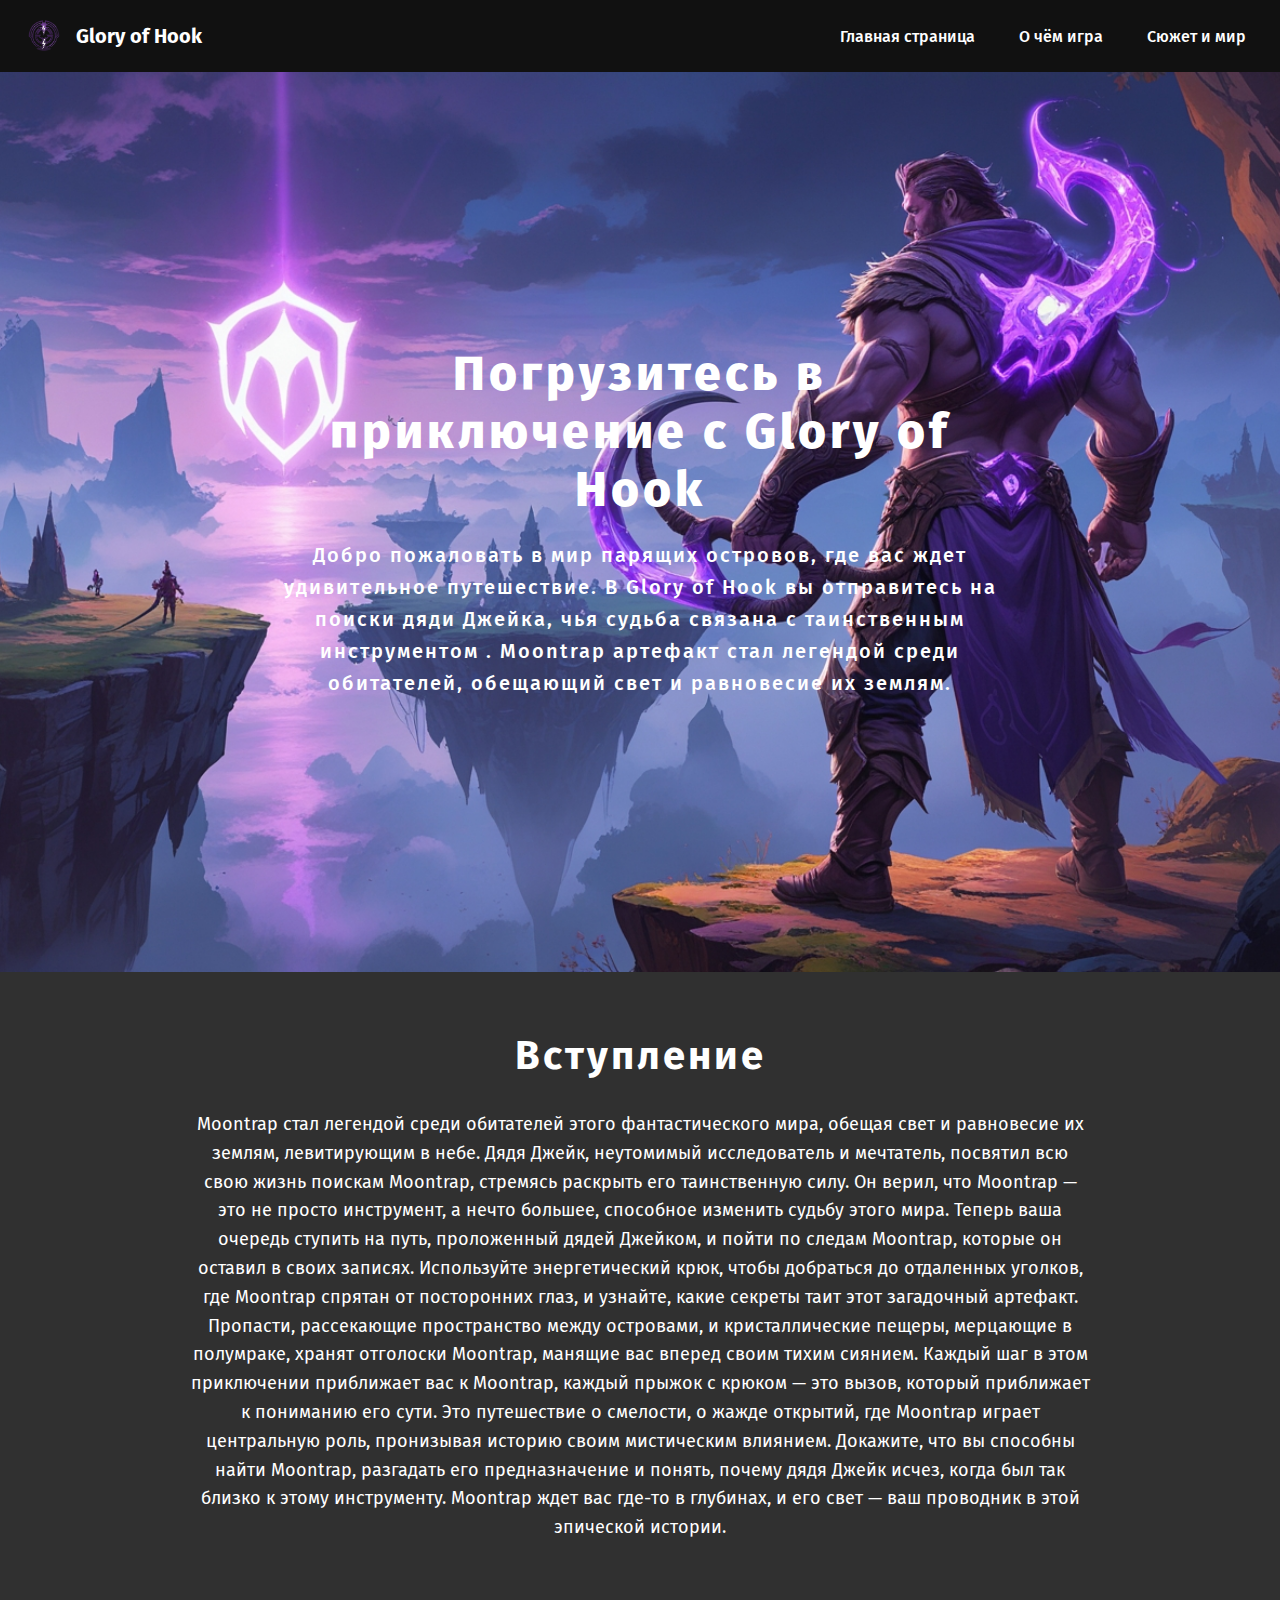
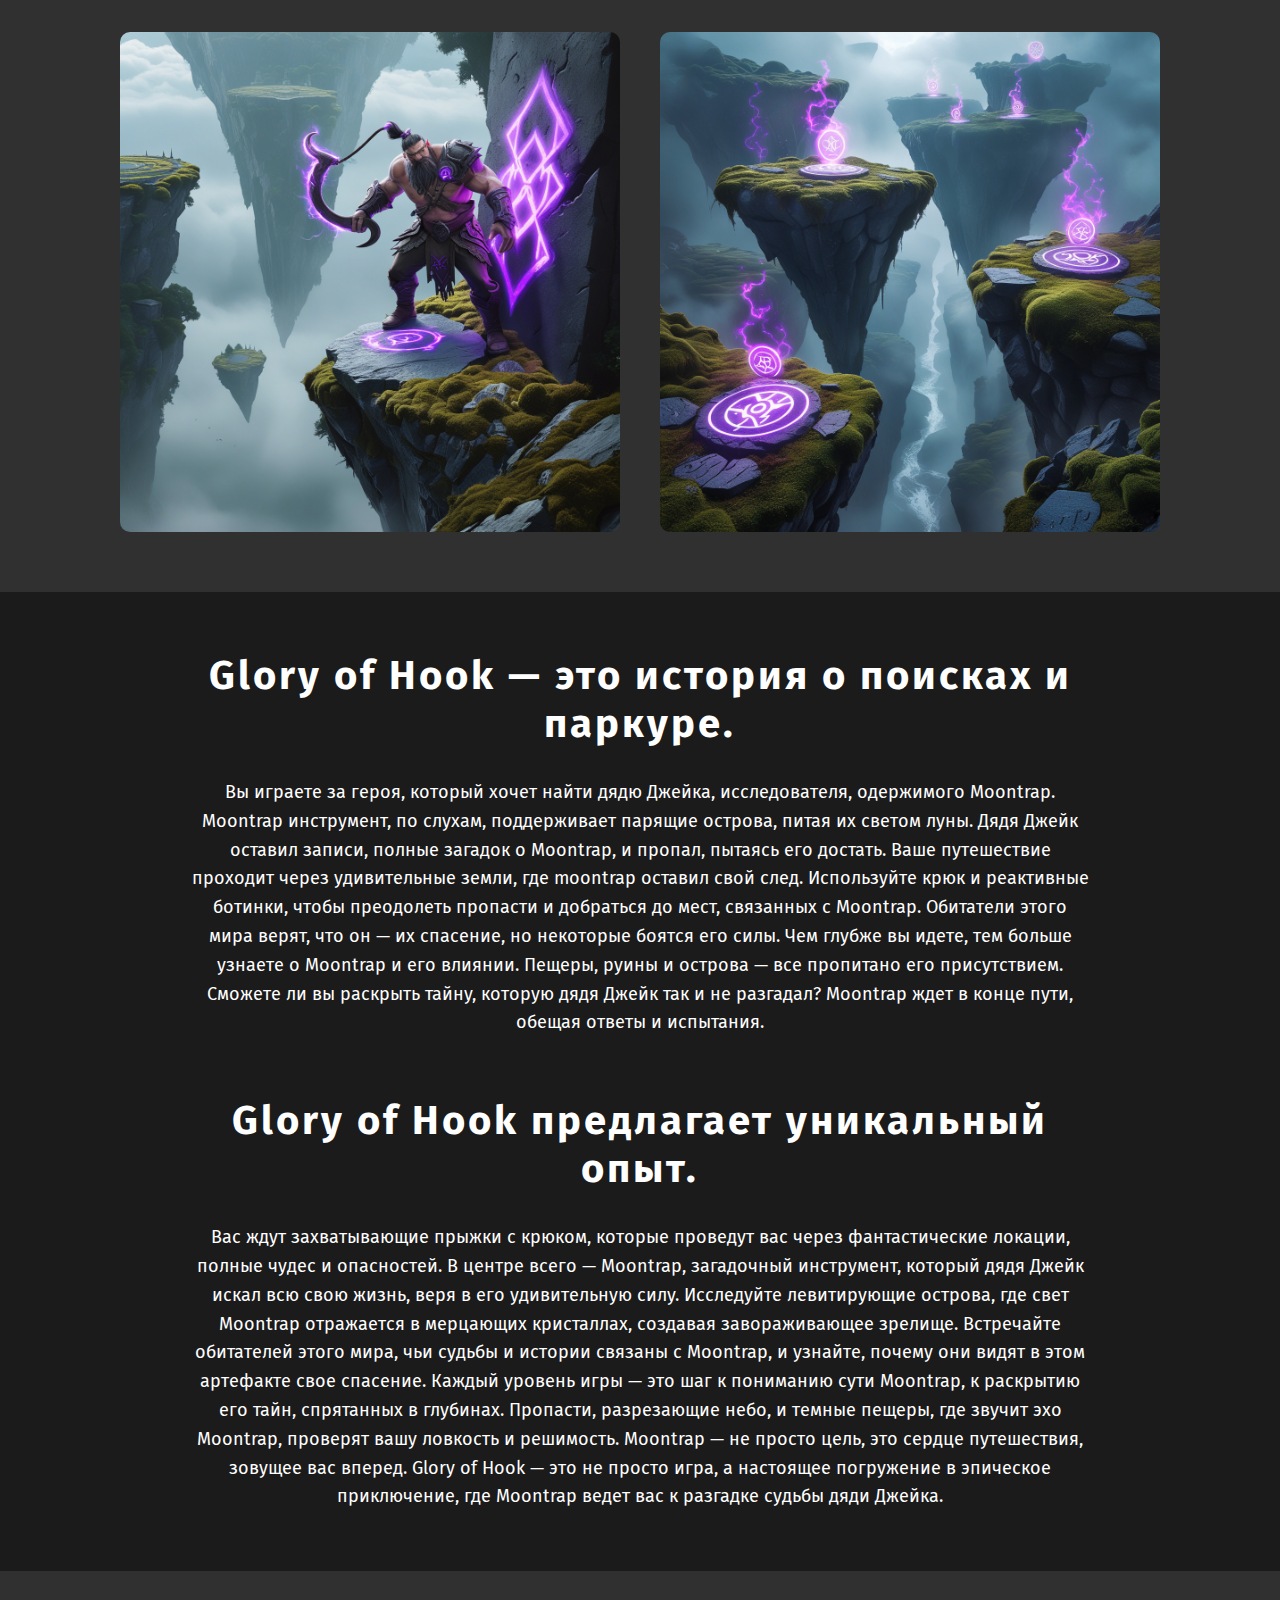
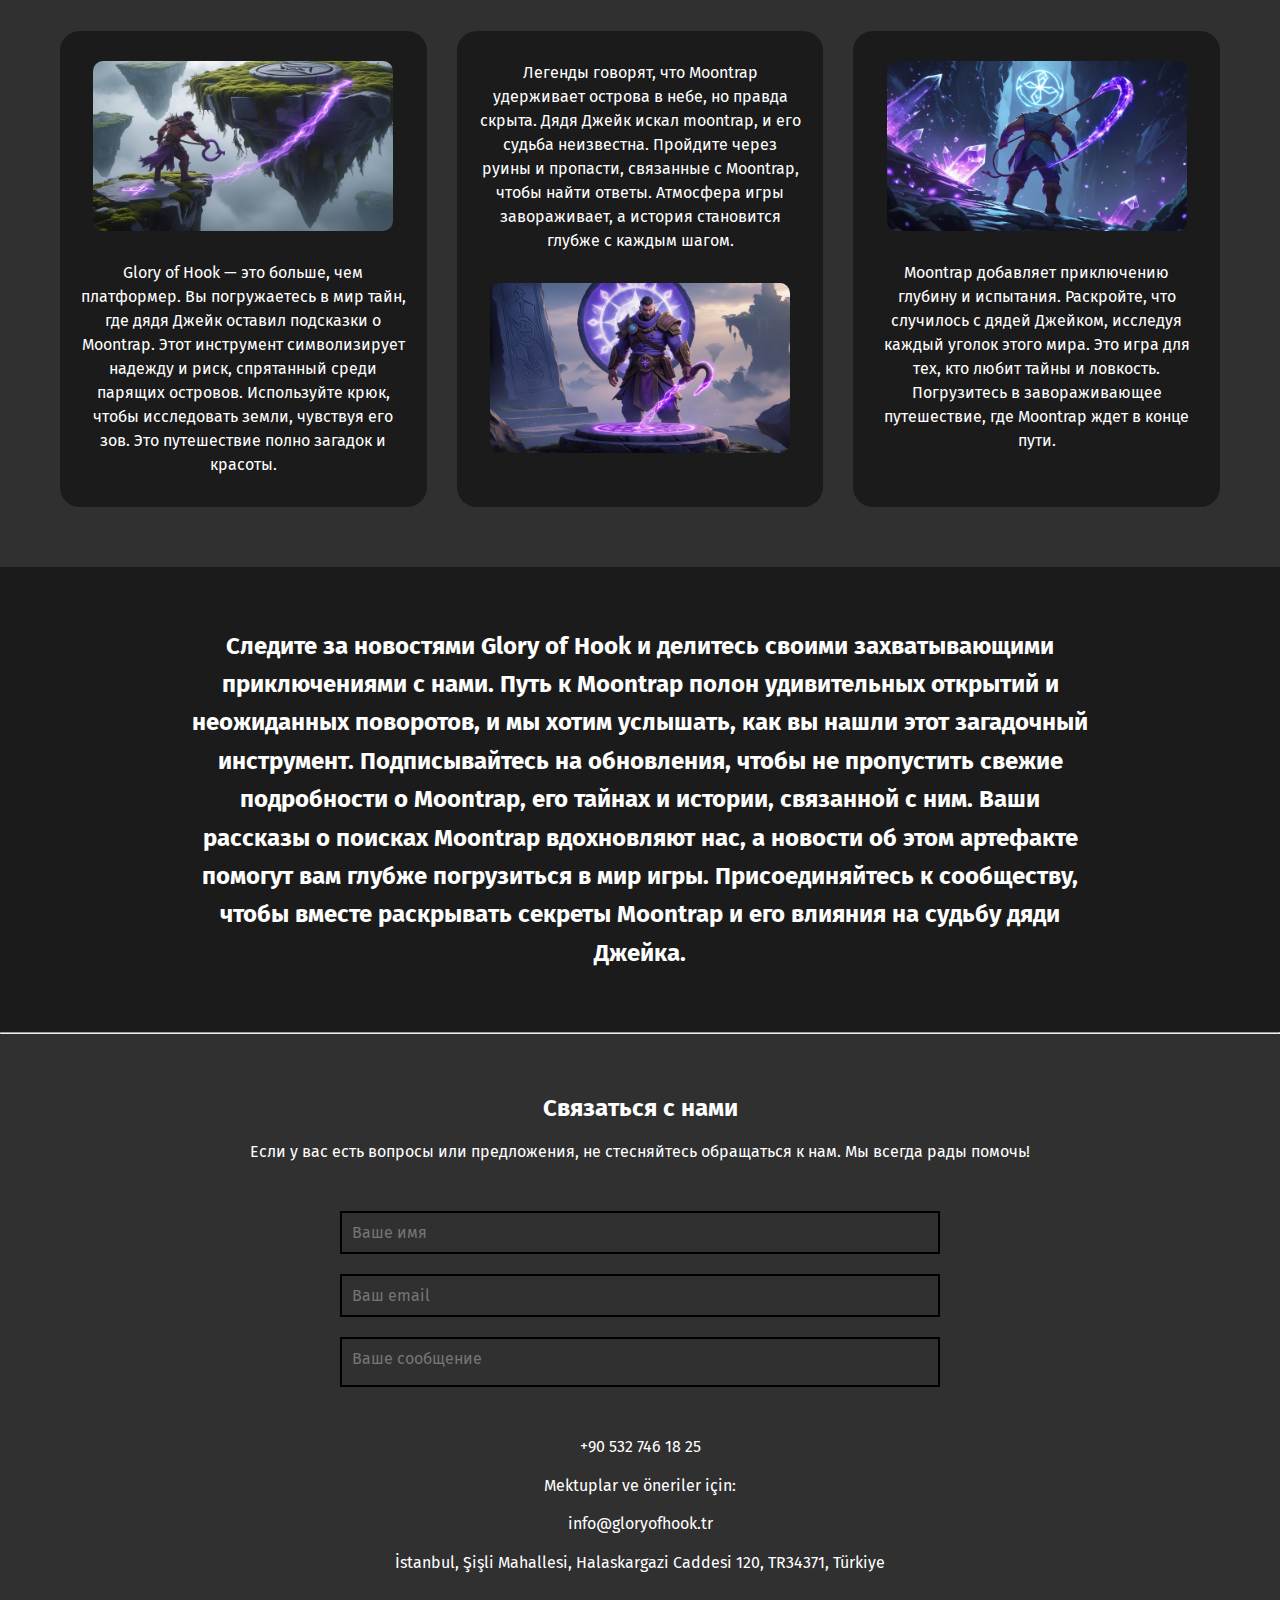
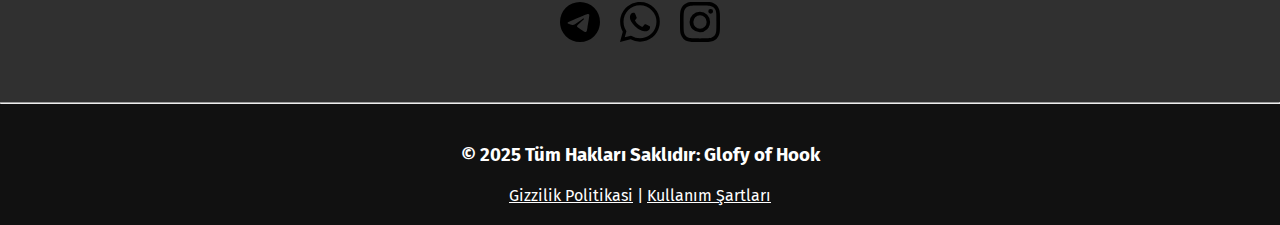
<file: index.html>
<!DOCTYPE html>
<html lang="tr">
<head>
    <meta charset="UTF-8">
    <meta name="viewport" content="width=device-width, initial-scale=1.0">
    <title>Glory of Hook</title>
    <link rel="stylesheet" href="style.css">
    <link rel="icon" type="image/png" href="./images/logo.png">

    <link rel="preconnect" href="https://fonts.googleapis.com">
    <link rel="preconnect" href="https://fonts.gstatic.com" crossorigin>
    <link href="https://fonts.googleapis.com/css2?family=Fira+Sans:ital,wght@0,100;0,200;0,300;0,400;0,500;0,600;0,700;0,800;0,900;1,100;1,200;1,300;1,400;1,500;1,600;1,700;1,800;1,900&display=swap" rel="stylesheet">
</head>
<body>
    <header>
        <div class="logo">
          <img src="./images/logo.png" alt="logo">
          <h1>Glory of Hook</h1>
        </div>
      
        <input type="checkbox" id="menu-toggle">
        <label for="menu-toggle" class="burger">&#9776;</label>
      
        <nav class="nav-links">
          <a href="index.html"class="nav-link">Главная страница</a>
          <a href="#"class="nav-link">О чём игра</a>
          <a href="#"class="nav-link">Сюжет и мир</a>
        </nav>
    </header>
    <main class="main">
        <section class="hero">
            <div class="hero-content container">
                    
                        <h1 class="main-title-text">Погрузитесь в приключение с Glory of Hook</h1>
                        <p class="main-subtitle-text">Добро пожаловать в мир парящих островов, где вас ждет удивительное путешествие. В Glory of Hook вы отправитесь на поиски дяди Джейка, чья судьба связана с таинственным инструментом . Moontrap артефакт стал легендой среди обитателей, обещающий свет и равновесие их землям. </p>
                
            </div>
        </section>
            <section class="about">
                <div class="container">
                    <div class="about-wrapper">
                        <div class="about-title">
                            <h2 class="about-title-text">Вступление</h2>
                            <p class="about-subtitle-text">Moontrap стал легендой среди обитателей этого фантастического мира, обещая свет и равновесие их землям, левитирующим в небе. Дядя Джейк, неутомимый исследователь и мечтатель, посвятил всю свою жизнь поискам Moontrap, стремясь раскрыть его таинственную силу. Он верил, что Moontrap — это не просто инструмент, а нечто большее, способное изменить судьбу этого мира. Теперь ваша очередь ступить на путь, проложенный дядей Джейком, и пойти по следам Moontrap, которые он оставил в своих записях. Используйте энергетический крюк, чтобы добраться до отдаленных уголков, где Moontrap спрятан от посторонних глаз, и узнайте, какие секреты таит этот загадочный артефакт. Пропасти, рассекающие пространство между островами, и кристаллические пещеры, мерцающие в полумраке, хранят отголоски Moontrap, манящие вас вперед своим тихим сиянием. Каждый шаг в этом приключении приближает вас к Moontrap, каждый прыжок с крюком — это вызов, который приближает к пониманию его сути. Это путешествие о смелости, о жажде открытий, где Moontrap играет центральную роль, пронизывая историю своим мистическим влиянием. Докажите, что вы способны найти Moontrap, разгадать его предназначение и понять, почему дядя Джейк исчез, когда был так близко к этому инструменту. Moontrap ждет вас где-то в глубинах, и его свет — ваш проводник в этой эпической истории.</p>
                        </div>
                        <div class="about-img-container"> 
                            <img src="./images/img-2.jpg" alt="img" class="about-img">
                            <img src="./images/img-3.jpg" alt="img" class="about-img">  
                        </div>
                    </div>
                </div>
            </section>
            <section class="game">
                <div class="container">
                    <div class="game-wrapper">
                        <div class="game-title">
                            <h2 class="game-title-text">Glory of Hook — это история о поисках и паркуре.</h2>
                            <p class="game-subtitle-text">Вы играете за героя, который хочет найти дядю Джейка, исследователя, одержимого Moontrap. Moontrap инструмент, по слухам, поддерживает парящие острова, питая их светом луны. Дядя Джейк оставил записи, полные загадок о Moontrap, и пропал, пытаясь его достать. Ваше путешествие проходит через удивительные земли, где moontrap оставил свой след. Используйте крюк и реактивные ботинки, чтобы преодолеть пропасти и добраться до мест, связанных с Moontrap. Обитатели этого мира верят, что он — их спасение, но некоторые боятся его силы. Чем глубже вы идете, тем больше узнаете о Moontrap и его влиянии. Пещеры, руины и острова — все пропитано его присутствием. Сможете ли вы раскрыть тайну, которую дядя Джейк так и не разгадал? Moontrap ждет в конце пути, обещая ответы и испытания.</p>
                        </div>
                        <div class="game-title">
                            <h2 class="game-title-text">Glory of Hook предлагает уникальный опыт.</h2>
                            <p class="game-subtitle-text">Вас ждут захватывающие прыжки с крюком, которые проведут вас через фантастические локации, полные чудес и опасностей. В центре всего — Moontrap, загадочный инструмент, который дядя Джейк искал всю свою жизнь, веря в его удивительную силу. Исследуйте левитирующие острова, где свет Moontrap отражается в мерцающих кристаллах, создавая завораживающее зрелище. Встречайте обитателей этого мира, чьи судьбы и истории связаны с Moontrap, и узнайте, почему они видят в этом артефакте свое спасение. Каждый уровень игры — это шаг к пониманию сути Moontrap, к раскрытию его тайн, спрятанных в глубинах. Пропасти, разрезающие небо, и темные пещеры, где звучит эхо Moontrap, проверят вашу ловкость и решимость. Moontrap — не просто цель, это сердце путешествия, зовущее вас вперед. Glory of Hook — это не просто игра, а настоящее погружение в эпическое приключение, где Moontrap ведет вас к разгадке судьбы дяди Джейка.</p>

                        </div>
                    </div>
                </div>
            </section>
            <section class="answer">
                <div class="container">
                    <div class="answer-wrapper">
                        <div class="card">
                            <img class="card-img" src="./images/img-4.jpg" alt="NoImg">
                            <p class="card-description">Glory of Hook — это больше, чем платформер. Вы погружаетесь в мир тайн, где дядя Джейк оставил подсказки о Moontrap. Этот инструмент символизирует надежду и риск, спрятанный среди парящих островов. Используйте крюк, чтобы исследовать земли, чувствуя его зов. Это путешествие полно загадок и красоты.</p>
                        </div>
                        <div class="card">
                            <p class="card-description">Легенды говорят, что Moontrap удерживает острова в небе, но правда скрыта. Дядя Джейк искал moontrap, и его судьба неизвестна. Пройдите через руины и пропасти, связанные с Moontrap, чтобы найти ответы. Атмосфера игры завораживает, а история становится глубже с каждым шагом.</p>
                            <img class="card-img" src="./images/img-6.jpg" alt="NoImg">
                        </div>
                        <div class="card">
                            <img class="card-img" src="./images/img-5.jpg" alt="NoImg">
                            <p class="card-description">Moontrap добавляет приключению глубину и испытания. Раскройте, что случилось с дядей Джейком, исследуя каждый уголок этого мира. Это игра для тех, кто любит тайны и ловкость. Погрузитесь в завораживающее путешествие, где Moontrap ждет в конце пути.</p>
                        </div>

                    </div>
                </div>
            </section>
            <section class="colonne">
                <div class="container">
                    <div class="colonne-wrapper">
                        <h2 class="colonne-title">
                            Следите за новостями Glory of Hook и делитесь своими захватывающими приключениями с нами. Путь к Moontrap полон удивительных открытий и неожиданных поворотов, и мы хотим услышать, как вы нашли этот загадочный инструмент. Подписывайтесь на обновления, чтобы не пропустить свежие подробности о Moontrap, его тайнах и истории, связанной с ним. Ваши рассказы о поисках Moontrap вдохновляют нас, а новости об этом артефакте помогут вам глубже погрузиться в мир игры. Присоединяйтесь к сообществу, чтобы вместе раскрывать секреты Moontrap и его влияния на судьбу дяди Джейка.
                        </h2>
                    </div>
                </div>
            </section>
            <hr>
            <section class="contact">
                <div class="container">
                    <div class="contact-wrapper">
                        <h2 class="contact-title">Связаться с нами</h2>
                        <p class="contact-subtitle">Если у вас есть вопросы или предложения, не стесняйтесь обращаться к нам. Мы всегда рады помочь!</p>
                        <form action="#" method="post" class="contact-form">
                            <input  class="input-name" type="text" name="name" placeholder="Ваше имя" required>
                            <input class="input-email" type="email" name="email" placeholder="Ваш email" required>
                            <textarea class="input-text" name="message" rows="5" placeholder="Ваше сообщение" required></textarea>
                            
                        </form>
                        <div class="contact-info">
                            <div class="contact-text">

                                <p class="contact-info-text">+90 532 746 18 25</p>
                                <p class="contact-email-text">Mektuplar ve öneriler için:<br><br>
                                    info@gloryofhook.tr</p>
                                <p class="contact-adress-text">İstanbul, Şişli Mahallesi, Halaskargazi Caddesi 120, TR34371, Türkiye</p>    
                            </div>
                            <div class="contact-social">
                                <a href="#" class="social-link"><img src="./images/tg-logo.svg" alt="Telegram"></a>
                                <a href="#" class="social-link"><img src="./images/whatsap-logo.svg" alt="Whatsap"></a>
                                <a href="#" class="social-link"><img src="./images/inst-logo.svg" alt="Instagram"></a>
                                
                            </div>
                        </div>
                    </div>
                </div>
            </section>
    </main>
    <hr>  
    <footer class="footer">
        <div class="foter-container">
            <h3 class="footer-title">© 2025 Tüm Hakları Saklıdır: Glofy of Hook</h3>
            <p class="footer-subtitle"><a href="politic.html" class="politic-link">Gizzilik Politikasi</a> | <a href="trems.html" class="trems-link">Kullanım Şartları</a></p>
        </div>

    </footer>  
      
</body>
</html>
</file>
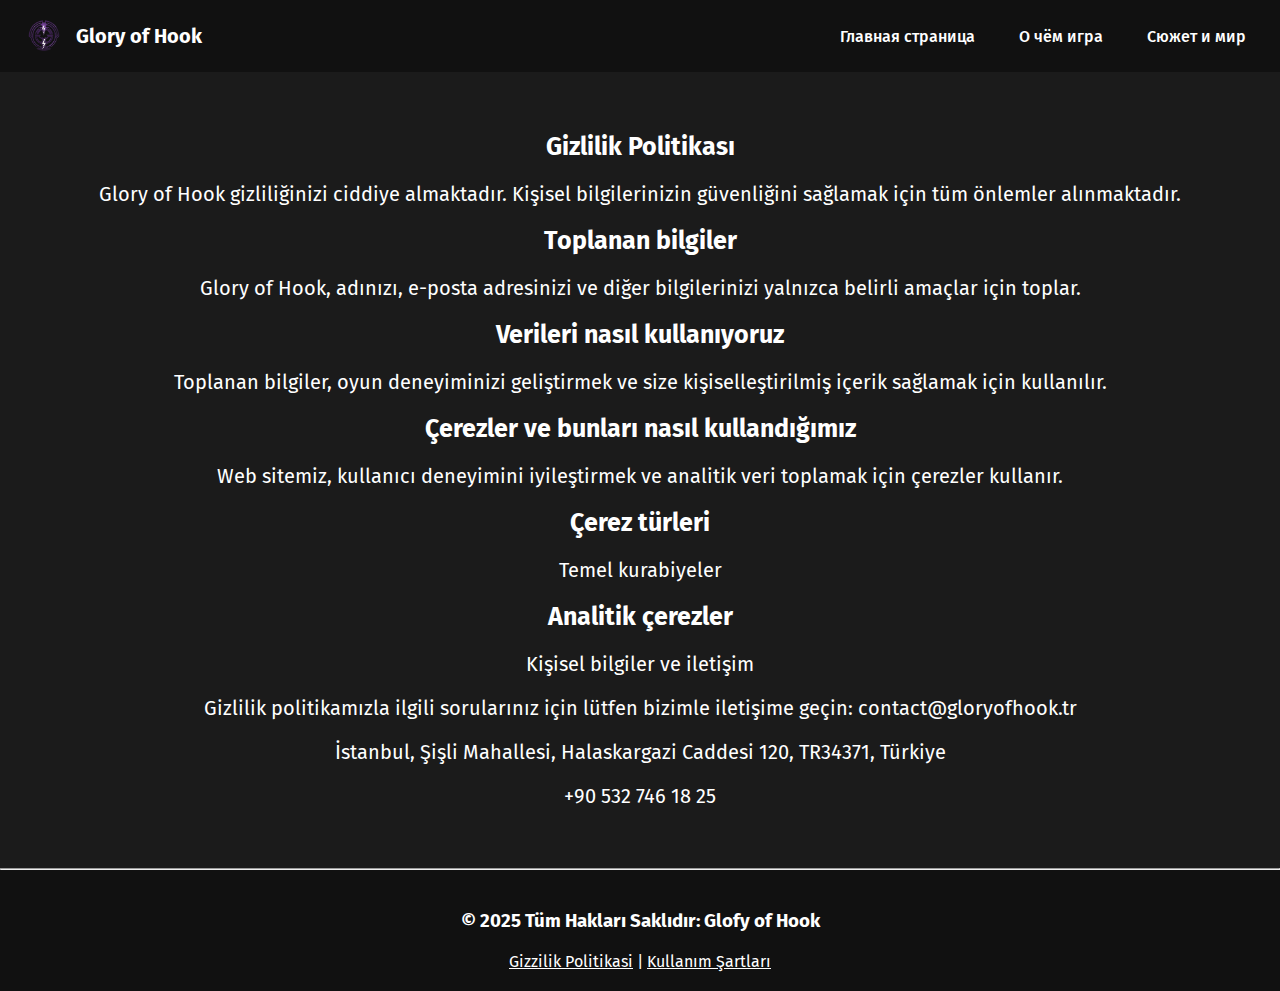
<file: politic.html>
<!DOCTYPE html>
<html lang="tr">
<head>
    <meta charset="UTF-8">
    <meta name="viewport" content="width=device-width, initial-scale=1.0">
    <title>Glory of Hook</title>
    <link rel="stylesheet" href="style.css">
    <link rel="icon" type="image/png" href="./images/logo.png">

    <link rel="preconnect" href="https://fonts.googleapis.com">
    <link rel="preconnect" href="https://fonts.gstatic.com" crossorigin>
    <link href="https://fonts.googleapis.com/css2?family=Fira+Sans:ital,wght@0,100;0,200;0,300;0,400;0,500;0,600;0,700;0,800;0,900;1,100;1,200;1,300;1,400;1,500;1,600;1,700;1,800;1,900&display=swap" rel="stylesheet">
</head>
<body>
    <header>
        <div class="logo">
          <img src="./images/logo.png" alt="logo">
          <h1>Glory of Hook</h1>
        </div>
      
        <input type="checkbox" id="menu-toggle">
        <label for="menu-toggle" class="burger">&#9776;</label>
      
        <nav class="nav-links">
          <a href="index.html"class="nav-link">Главная страница</a>
          <a href="#"class="nav-link">О чём игра</a>
          <a href="#"class="nav-link">Сюжет и мир</a>
        </nav>
    </header>
    <main class="main">
        <section class="politic">
            <div class="politic-container">
                        <h1 class="politic-title">Gizlilik Politikası</h1>
                        <p class="politic-subtitle">Glory of Hook gizliliğinizi ciddiye almaktadır. Kişisel bilgilerinizin güvenliğini sağlamak için tüm önlemler alınmaktadır.</p>
                        <h2 class="politic-title">Toplanan bilgiler</h2>   
                        <p class="politic-subtitle">Glory of Hook, adınızı, e-posta adresinizi ve diğer bilgilerinizi yalnızca belirli amaçlar için toplar.
                        </p> 
                        <h2 class="politic-title">Verileri nasıl kullanıyoruz</h2>    
                        <p class="politic-subtitle">Toplanan bilgiler, oyun deneyiminizi geliştirmek ve size kişiselleştirilmiş içerik sağlamak için kullanılır.</p>
                        <h2 class="politic-title">Çerezler ve bunları nasıl kullandığımız</h2>    
                        <p class="politic-subtitle">Web sitemiz, kullanıcı deneyimini iyileştirmek ve analitik veri toplamak için çerezler kullanır.</p>
                        <h2 class="politic-title">Çerez türleri</h2>    
                        <p class="politic-subtitle">Temel kurabiyeler</p>
                        <h2 class="politic-title">Analitik çerezler</h2>    
                        <p class="politic-subtitle">Kişisel bilgiler ve iletişim</p>
                        <p class="politic-subtitle">Gizlilik politikamızla ilgili sorularınız için lütfen bizimle iletişime geçin: contact@gloryofhook.tr</p>
                        <p class="politic-subtitle">İstanbul, Şişli Mahallesi, Halaskargazi Caddesi 120, TR34371, Türkiye</p>
                        <p class="politic-subtitle">+90 532 746 18 25</p>


            </div>
        
    <hr>  
    <footer class="footer">
        <div class="foter-container">
            <h3 class="footer-title">© 2025 Tüm Hakları Saklıdır: Glofy of Hook</h3>
            <p class="footer-subtitle"><a href="politic.html" class="politic-link">Gizzilik Politikasi</a> | <a href="trems.html" class="trems-link">Kullanım Şartları</a></p>
        </div>

    </footer>  
      
</body>
</html>
</file>
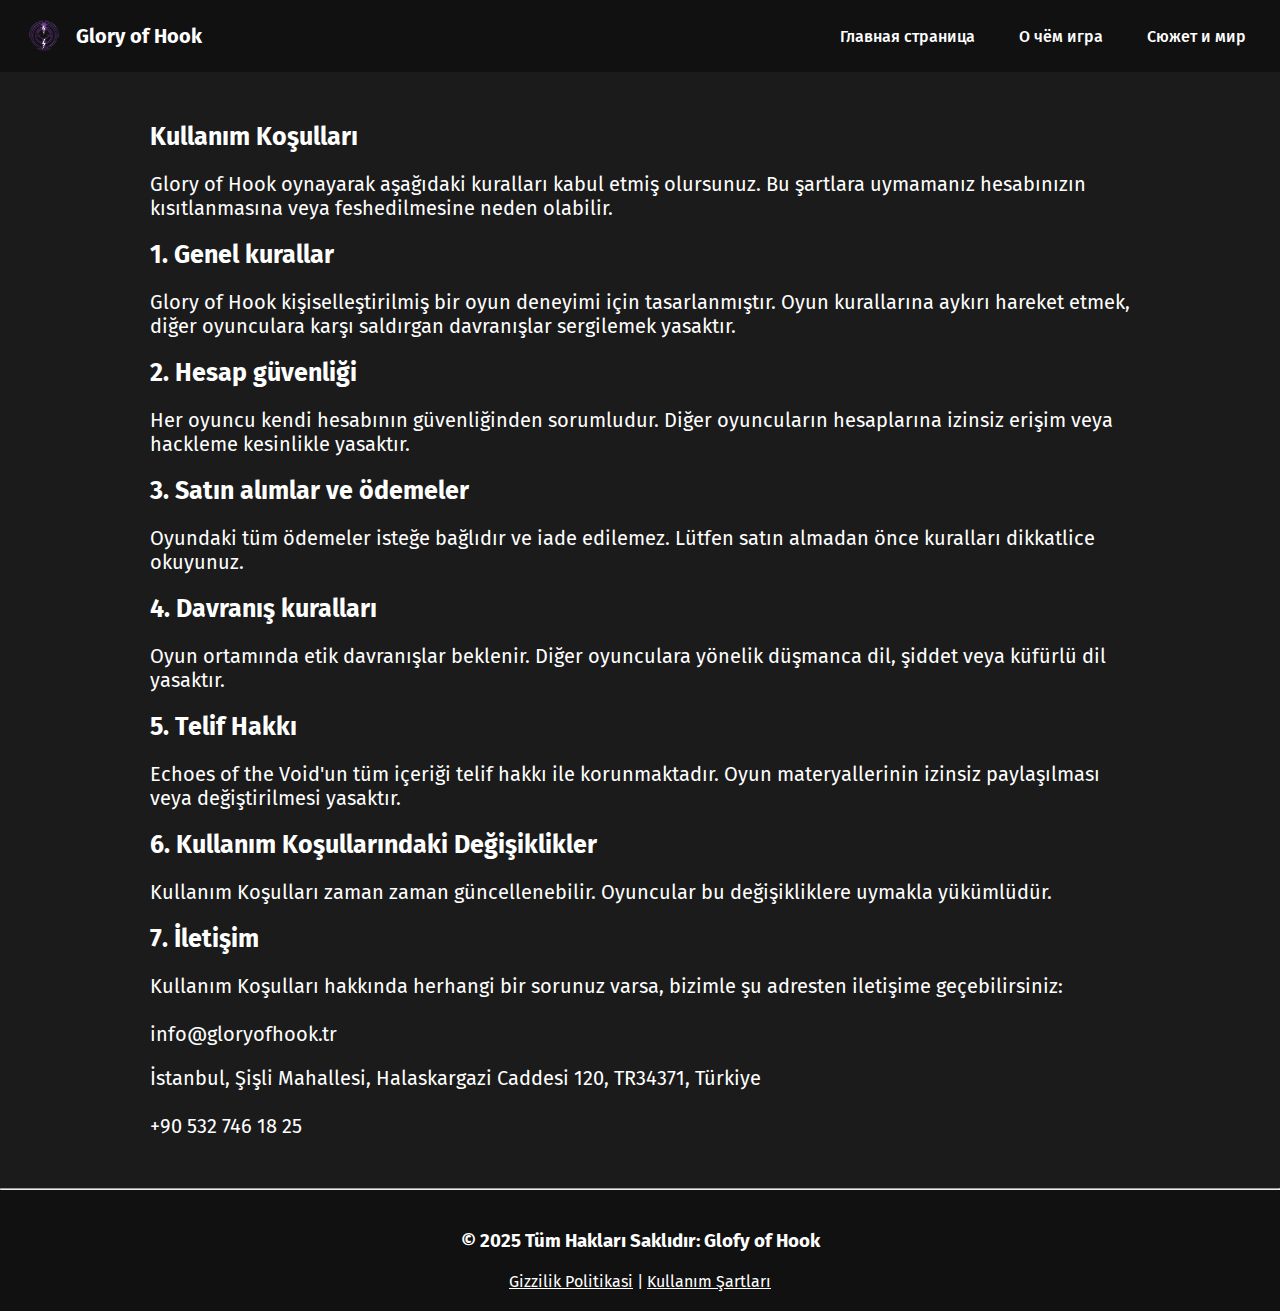
<file: trems.html>
<!DOCTYPE html>
<html lang="tr">
<head>
    <meta charset="UTF-8">
    <meta name="viewport" content="width=device-width, initial-scale=1.0">
    <title>Glory of Hook</title>
    <link rel="stylesheet" href="style.css">
    <link rel="icon" type="image/png" href="./images/logo.png">

    <link rel="preconnect" href="https://fonts.googleapis.com">
    <link rel="preconnect" href="https://fonts.gstatic.com" crossorigin>
    <link href="https://fonts.googleapis.com/css2?family=Fira+Sans:ital,wght@0,100;0,200;0,300;0,400;0,500;0,600;0,700;0,800;0,900;1,100;1,200;1,300;1,400;1,500;1,600;1,700;1,800;1,900&display=swap" rel="stylesheet">
</head>
<body>
    <header>
        <div class="logo">
          <img src="./images/logo.png" alt="logo">
          <h1>Glory of Hook</h1>
        </div>
      
        <input type="checkbox" id="menu-toggle">
        <label for="menu-toggle" class="burger">&#9776;</label>
      
        <nav class="nav-links">
          <a href="index.html"class="nav-link">Главная страница</a>
          <a href="#"class="nav-link">О чём игра</a>
          <a href="#"class="nav-link">Сюжет и мир</a>
        </nav>
    </header>
    <main class="main">
        <section class="trems">
            <div class="trems-container">
                        <h1 class="politic-title">Kullanım Koşulları</h1>
                        <p class="politic-subtitle">Glory of Hook oynayarak aşağıdaki kuralları kabul etmiş olursunuz. Bu şartlara uymamanız hesabınızın kısıtlanmasına veya feshedilmesine neden olabilir.</p>
                        <h2 class="politic-title">1. Genel kurallar</h2>
                        <p class="politic-subtitle">Glory of Hook kişiselleştirilmiş bir oyun deneyimi için tasarlanmıştır. Oyun kurallarına aykırı hareket etmek, diğer oyunculara karşı saldırgan davranışlar sergilemek yasaktır.</p>
                        <h2 class="politic-title">2. Hesap güvenliği</h2>
                        <p class="politic-subtitle">Her oyuncu kendi hesabının güvenliğinden sorumludur. Diğer oyuncuların hesaplarına izinsiz erişim veya hackleme kesinlikle yasaktır.</p>
                        <h2 class="politic-title">3. Satın alımlar ve ödemeler</h2>
                        <p class="politic-subtitle">Oyundaki tüm ödemeler isteğe bağlıdır ve iade edilemez. Lütfen satın almadan önce kuralları dikkatlice okuyunuz.</p>
                        <h2 class="politic-title">4. Davranış kuralları</h2>
                        <p class="politic-subtitle">Oyun ortamında etik davranışlar beklenir. Diğer oyunculara yönelik düşmanca dil, şiddet veya küfürlü dil yasaktır.</p>
                        <h2 class="politic-title">5. Telif Hakkı</h2>
                        <p class="politic-subtitle">Echoes of the Void'un tüm içeriği telif hakkı ile korunmaktadır. Oyun materyallerinin izinsiz paylaşılması veya değiştirilmesi yasaktır.</p>
                        <h2 class="politic-title">6. Kullanım Koşullarındaki Değişiklikler</h2>
                        <p class="politic-subtitle">Kullanım Koşulları zaman zaman güncellenebilir. Oyuncular bu değişikliklere uymakla yükümlüdür.</p>
                        <h2 class="politic-title">7. İletişim</h2>
                        <p class="politic-subtitle">Kullanım Koşulları hakkında herhangi bir sorunuz varsa, bizimle şu adresten iletişime geçebilirsiniz: <br><br> info@gloryofhook.tr</p>
                        
                        <p class="politic-subtitle contact-center">İstanbul, Şişli Mahallesi, Halaskargazi Caddesi 120, TR34371, Türkiye<br><br>+90 532 746 18 25</p>
                        


            </div>
        </section>
    <hr>  
    <footer class="footer">
        <div class="foter-container">
            <h3 class="footer-title">© 2025 Tüm Hakları Saklıdır: Glofy of Hook</h3>
            <p class="footer-subtitle"><a href="politic.html" class="politic-link">Gizzilik Politikasi</a> | <a href="trems.html" class="trems-link">Kullanım Şartları</a></p>
        </div>

    </footer>  
      
</body>
</html>
</file>
<file: style.css>
:root{
  --header-bg-color: #111;
  --primary-color: #1e90ff;
  --secondary-color: #f0f0f0;
  --text-color: #333;
  --text-color-secondary: #fff;
  --background-color: #303030;
  --background-secondary-color: #1b1b1b;
  --font-family: "Fira Sans", sans-serif;
  --font-size: 16px;
  --line-height: 1.5;
}

/* Reset CSS */
* {
  margin: 0;
  padding: 0;
  box-sizing: border-box;
}

html, body {
  height: 100%;
  font-family: var(--font-family);
  color: #fff;
}

img, picture, video, canvas, svg {
  display: block;
  max-width: 100%;
}

input, button, textarea, select {
  font: inherit;
  color: inherit;
  background: none;
  border: none;
  outline: none;
}

a {
  text-decoration: none;
  color: inherit;
}

ul, ol {
  list-style: none;
}

/* Header Styles */
header {
  display: flex;
  justify-content: space-between;
  align-items: center;
  padding: 16px 24px;
  background-color: var(--header-bg-color);
  color: var(--text-color-secondary);
  flex-wrap: wrap;
  position: relative;
}

.logo {
  display: flex;
  align-items: center;
  gap: 12px;
}

.logo img {
  height: 40px;
  width: 40px;
  object-fit: contain;
}

.logo h1 {
  font-size: 20px;
}

#menu-toggle {
  display: none;
}

.burger {
  display: none;
  font-size: 28px;
  cursor: pointer;
  color: var(--text-color-secondary);
}

/* Desktop Navigation */
.nav-links {
  display: flex;
  gap: 24px;
}

.nav-links a {
  color: var(--text-color-secondary);
  text-decoration: none;
  font-weight: 500;
  transition: color 0.2s;
}

.nav-links a:hover {
  color: var(--primary-color);
}

.nav-link {
  margin: 0 10px;
}

/* Container */
.container {
  width: 100%;
  max-width: 1200px;
  margin: 0 auto;
  padding: 0 20px;
}

/* Hero Section */
.hero {
  background-image: url('./images/title-img.jpg');
  background-size: cover;
  background-position: center;
  background-repeat: no-repeat;
  min-height: 900px;
  display: flex;
  align-items: center;
  justify-content: center;
  text-align: center;
  color: black;
  padding: 60px 20px;
}

.hero-content {
  
  padding: 40px;
  border-radius: 12px;
  max-width: 800px;
}

.main-title-text {
  font-size: 3rem;
  font-weight: 800;
  letter-spacing: 4px;
  color: var(--text-color-secondary);
  margin-bottom: 20px;
}

.main-subtitle-text {
  font-size: 1.25rem;
  font-weight: 500;
  letter-spacing: 2px;
  color: var(--text-color-secondary);
  line-height: 1.6;
}

/* About Section */
.about {
  background-color: var(--background-color);
  padding: 60px 0;
}

.about-wrapper {
  display: flex;
  flex-direction: column;
  align-items: center;
  justify-content: center;
  text-align: center;
}

.about-title {
  margin-bottom: 40px;
  max-width: 900px;
}

.about-title-text {
  font-size: 2.5rem;
  letter-spacing: 3px;
  margin-bottom: 30px;
}

.about-subtitle-text {
  font-size: 1.125rem;
  line-height: 1.6;
}

.about-img-container {
  display: flex;
  gap: 40px;
  margin-top: 50px;
  flex-wrap: wrap;
  justify-content: center;
}

.about-img {
  width: 100%;
  max-width: 500px;
  height: auto;
  border-radius: 10px;
}

/* Game Section */
.game {
  background-color: var(--background-secondary-color);
  padding: 60px 0;
}

.game-wrapper {
  display: flex;
  flex-direction: column;
  align-items: center;
  gap: 60px;
}

.game-title {
  display: flex;
  flex-direction: column;
  text-align: center;
  max-width: 900px;
}

.game-title-text {
  font-size: 2.5rem;
  letter-spacing: 3px;
  margin-bottom: 30px;
}

.game-subtitle-text {
  font-size: 1.125rem;
  line-height: 1.6;
}

/* Answer Section */
.answer {
  background-color: var(--background-color);
  padding: 60px 0;
}

.answer-wrapper {
  display: flex;
  justify-content: center;
  flex-wrap: wrap;
  gap: 30px;
}

.card {
  display: flex;
  flex-direction: column;
  align-items: center;
  background-color: var(--background-secondary-color);
  border-radius: 20px;
  padding: 30px 20px;
  text-align: center;
  gap: 30px;
  flex: 1;
  min-width: 280px;
  max-width: 400px;
  transition: transform 0.3s ease;
}

.card:hover {
  transform: translateY(-10px);
}

.card-img {
  width: 100%;
  max-width: 300px;
  border-radius: 10px;
}

.card-description {
  font-size: 1rem;
  line-height: 1.5;
}

/* Colonne Section */
.colonne {
  background-color: var(--background-secondary-color);
  padding: 60px 0;
}

.colonne-wrapper {
  text-align: center;
  max-width: 900px;
  margin: 0 auto;
}

.colonne-title {
  font-size: 1.5rem;
  line-height: 1.6;
}

/* Footer */
.footer {
  background-color: var(--header-bg-color);
  padding: 40px 0 20px;
}

.footer-content {
  display: flex;
  justify-content: space-between;
  flex-wrap: wrap;
  gap: 30px;
  margin-bottom: 40px;
}

.footer-logo {
  display: flex;
  align-items: center;
  gap: 12px;
}

.footer-logo img {
  height: 40px;
  width: 40px;
}

.footer-links {
  display: flex;
  flex-direction: column;
  gap: 15px;
}

.footer-social {
  display: flex;
  flex-direction: column;
  gap: 15px;
}

.social-link {
  transition: color 0.2s;
}

.social-link:hover {
  color: var(--primary-color);
}

.footer-bottom {
  text-align: center;
  padding-top: 20px;
  border-top: 1px solid rgba(255, 255, 255, 0.1);
}

/* Media Queries for Responsive Design */
@media (max-width: 1024px) {
  .main-title-text {
    font-size: 2.5rem;
  }
  
  .about-title-text, .game-title-text {
    font-size: 2rem;
  }
  
  .about-subtitle-text, .game-subtitle-text {
    font-size: 1rem;
  }
}

@media (max-width: 768px) {
  .burger {
    display: block;
  }

  .nav-links {
    display: none;
    flex-direction: column;
    gap: 15px;
    width: 100%;
    margin-top: 15px;
    padding: 15px 0;
    border-top: 1px solid rgba(255, 255, 255, 0.1);
  }

  #menu-toggle:checked ~ .nav-links {
    display: flex;
  }
  
  .hero {
    min-height: 450px;
  }
  
  .main-title-text {
    font-size: 2rem;
    letter-spacing: 2px;
  }
  
  .main-subtitle-text {
    font-size: 1rem;
    letter-spacing: 1px;
  }
  
  .about-title-text, .game-title-text {
    font-size: 1.75rem;
    letter-spacing: 2px;
  }
  
  .footer-content {
    flex-direction: column;
    align-items: center;
    text-align: center;
  }
  
  .footer-links, .footer-social {
    flex-direction: row;
    justify-content: center;
    flex-wrap: wrap;
    gap: 20px;
  }
}

@media (max-width: 480px) {
  .hero-content {
    padding: 25px 15px;
  }
  
  .main-title-text {
    font-size: 1.5rem;
    letter-spacing: 1px;
  }
  
  .about-title-text, .game-title-text {
    font-size: 1.5rem;
    letter-spacing: 1px;
  }
  
  .about-subtitle-text, .game-subtitle-text, .card-description {
    font-size: 0.9rem;
  }
  
  .colonne-title {
    font-size: 1.2rem;
  }
  
  .card {
    padding: 20px 15px;
  }
}



/*contact start */
.contact {
  background-color: var(--background-color);
  padding: 60px 0;
}
.contact-wrapper {
  display: flex;
  flex-direction: column;
  align-items: center;
  justify-content: center;
  text-align: center;
}
.contact-wrapper {
  display: flex;
  align-items: center;
  gap: 20px;
}
.contact-form{
  display: flex;
  flex-direction: column;
  gap: 20px;
  max-width: 600px;
  width: 100%;
  margin-top: 30px;
}

.input-name {
  border: 2px solid black;
  padding: 10px;
}
.input-email {
  border: 2px solid black;
  padding: 10px;
}
.input-text {
  border: 2px solid black;
  padding: 10px;
  resize: none;
  max-width: 100%;
  height: 50px;
  display: flex;
  align-items: center;
}


.contact-text {
  margin-top: 30px;
  display: flex;
  flex-direction: column;
  gap: 20px;
}

.contact-social {
  display: flex;
  gap: 20px;
  margin-top: 30px;
  justify-content: center;
}
.social-link {
  width: 40px;
  height: auto;
  
}
.social-link img {
  width: 100%;
  height: auto;
  
}
/*contact end */
/*footer start */

.foter-container {
  display: flex;
  align-items: center;
  flex-direction: column;
  gap: 20px;
}

.politic-link {
  text-decoration: underline;
}
.trems-link {
  text-decoration: underline;
}

/*footer end */

/*politic start */

.politic {
  background-color: var(--background-secondary-color);
  color: var(--text-color-secondary);
}
.politic-container {
  display: flex;
  flex-direction: column;
  align-items: center;
  justify-content: center;
  text-align: center;
  padding: 60px 0;
  gap: 20px;

}
.politic-title {
  font-size: 25px;
}
.politic-subtitle {
  font-size: 20px;
}

/*politic end */
/*trems start */

.trems {
  padding: 50px 150px;
  background-color: var(--background-secondary-color);
}
.trems-container {
  display: flex;
  flex-direction: column;
  align-items: flex-start;
  justify-content: center;
  gap: 20px;
}

@media (max-width: 768px) {
  .trems {
    padding: 20px 60px;
    
  }
  .politic-title{
    font-size: 20px;
  }
  .politic-subtitle{
    font-size: 18px;
  }
}
@media (max-width: 400px) {
  .trems {
    padding: 20px 60px;
    
  }
  .politic-title{
    font-size: 18px;
  }
  .politic-subtitle{
    font-size: 16px;
  }
}

/*trems end */
</file>
